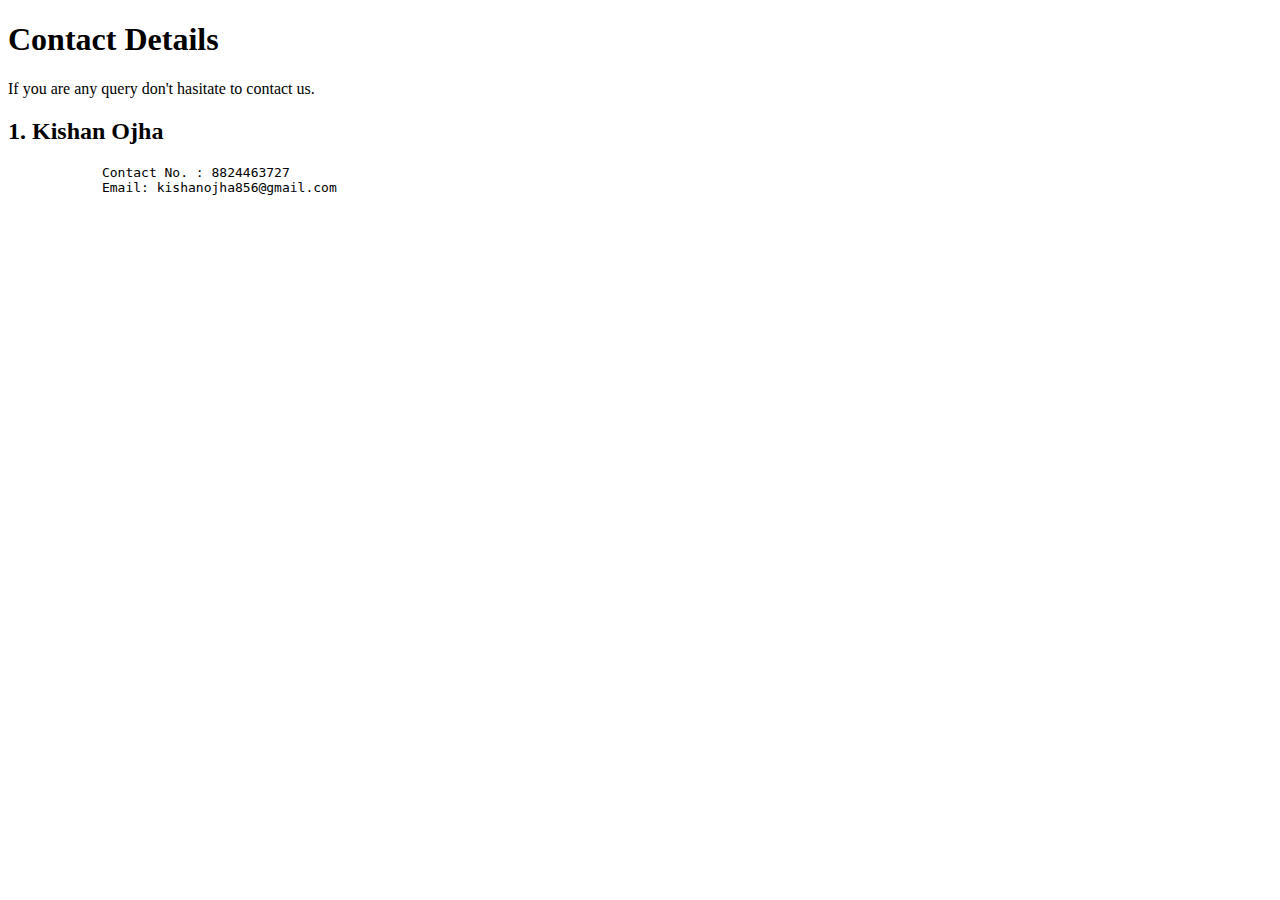
<file: Contact.html>
<!DOCTYPE html>
<html lang="en">
<head>
    <meta charset="UTF-8">
    <meta name="viewport" content="width=device-width, initial-scale=1.0">
    <title>Document</title>
</head>
<body>
    <div class="contact">
        <h1>
            Contact Details
        </h1>
        <p>If you are any query don't hasitate to contact us.</p>
        <h2>1. Kishan Ojha</h2>
        <pre>
            Contact No. : 8824463727
            Email: kishanojha856@gmail.com
        </pre>
    </div>
</body>
</html>
</file>
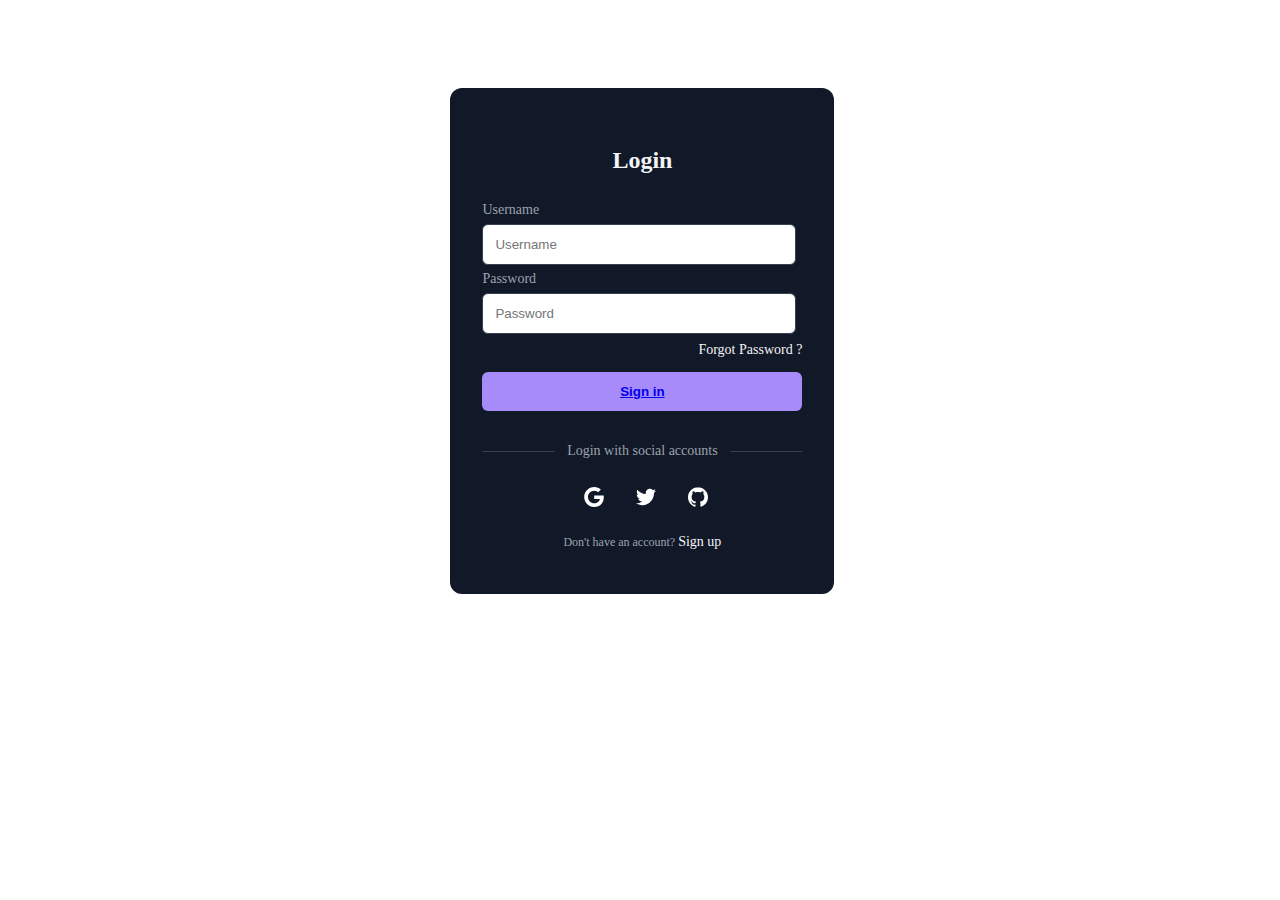
<file: Login.html>
<!DOCTYPE html>
<html lang="en">
<head>
    <link href="Login.css" rel="stylesheet">
    <meta charset="UTF-8">
    <meta name="viewport" content="width=device-width, initial-scale=1.0">
    <title>Document</title>
</head>
<body>
    <div class="form-container">
        <p class="title">Login</p>
        <form class="form">
            <div class="input-group">
                <label for="username">Username</label>
                <input type="text" name="username" id="username" placeholder="Username">
            </div>
            <div class="input-group">
                <label for="password">Password</label>
                <input type="password" name="password" id="password" placeholder="Password">
                <div class="forgot">
                    <a rel="noopener noreferrer" href="#">Forgot Password ?</a>
                </div>
            </div>
            <button class="sign"><a href="file:///C:/Users/HP/OneDrive/Desktop/CSE%20project%20NEW/index.html">Sign in</a></button>
        </form>
        <div class="social-message">
            <div class="line"></div>
            <p class="message">Login with social accounts</p>
            <div class="line"></div>
        </div>
        <div class="social-icons">
            <button aria-label="Log in with Google" class="icon">
                <svg xmlns="http://www.w3.org/2000/svg" viewBox="0 0 32 32" class="w-5 h-5 fill-current">
                    <path d="M16.318 13.714v5.484h9.078c-0.37 2.354-2.745 6.901-9.078 6.901-5.458 0-9.917-4.521-9.917-10.099s4.458-10.099 9.917-10.099c3.109 0 5.193 1.318 6.38 2.464l4.339-4.182c-2.786-2.599-6.396-4.182-10.719-4.182-8.844 0-16 7.151-16 16s7.156 16 16 16c9.234 0 15.365-6.49 15.365-15.635 0-1.052-0.115-1.854-0.255-2.651z"></path>
                </svg>
            </button>
            <button aria-label="Log in with Twitter" class="icon">
                <svg xmlns="http://www.w3.org/2000/svg" viewBox="0 0 32 32" class="w-5 h-5 fill-current">
                    <path d="M31.937 6.093c-1.177 0.516-2.437 0.871-3.765 1.032 1.355-0.813 2.391-2.099 2.885-3.631-1.271 0.74-2.677 1.276-4.172 1.579-1.192-1.276-2.896-2.079-4.787-2.079-3.625 0-6.563 2.937-6.563 6.557 0 0.521 0.063 1.021 0.172 1.495-5.453-0.255-10.287-2.875-13.52-6.833-0.568 0.964-0.891 2.084-0.891 3.303 0 2.281 1.161 4.281 2.916 5.457-1.073-0.031-2.083-0.328-2.968-0.817v0.079c0 3.181 2.26 5.833 5.26 6.437-0.547 0.145-1.131 0.229-1.724 0.229-0.421 0-0.823-0.041-1.224-0.115 0.844 2.604 3.26 4.5 6.14 4.557-2.239 1.755-5.077 2.801-8.135 2.801-0.521 0-1.041-0.025-1.563-0.088 2.917 1.86 6.36 2.948 10.079 2.948 12.067 0 18.661-9.995 18.661-18.651 0-0.276 0-0.557-0.021-0.839 1.287-0.917 2.401-2.079 3.281-3.396z"></path>
                </svg>
            </button>
            <button aria-label="Log in with GitHub" class="icon">
                <svg xmlns="http://www.w3.org/2000/svg" viewBox="0 0 32 32" class="w-5 h-5 fill-current">
                    <path d="M16 0.396c-8.839 0-16 7.167-16 16 0 7.073 4.584 13.068 10.937 15.183 0.803 0.151 1.093-0.344 1.093-0.772 0-0.38-0.009-1.385-0.015-2.719-4.453 0.964-5.391-2.151-5.391-2.151-0.729-1.844-1.781-2.339-1.781-2.339-1.448-0.989 0.115-0.968 0.115-0.968 1.604 0.109 2.448 1.645 2.448 1.645 1.427 2.448 3.744 1.74 4.661 1.328 0.14-1.031 0.557-1.74 1.011-2.135-3.552-0.401-7.287-1.776-7.287-7.907 0-1.751 0.62-3.177 1.645-4.297-0.177-0.401-0.719-2.031 0.141-4.235 0 0 1.339-0.427 4.4 1.641 1.281-0.355 2.641-0.532 4-0.541 1.36 0.009 2.719 0.187 4 0.541 3.043-2.068 4.381-1.641 4.381-1.641 0.859 2.204 0.317 3.833 0.161 4.235 1.015 1.12 1.635 2.547 1.635 4.297 0 6.145-3.74 7.5-7.296 7.891 0.556 0.479 1.077 1.464 1.077 2.959 0 2.14-0.020 3.864-0.020 4.385 0 0.416 0.28 0.916 1.104 0.755 6.4-2.093 10.979-8.093 10.979-15.156 0-8.833-7.161-16-16-16z"></path>
                </svg>
            </button>
        </div>
        <p class="signup">Don't have an account?
            <a rel="noopener noreferrer" href="#" class="">Sign up</a>
        </p>
    </div>
</body>
</html>
</file>
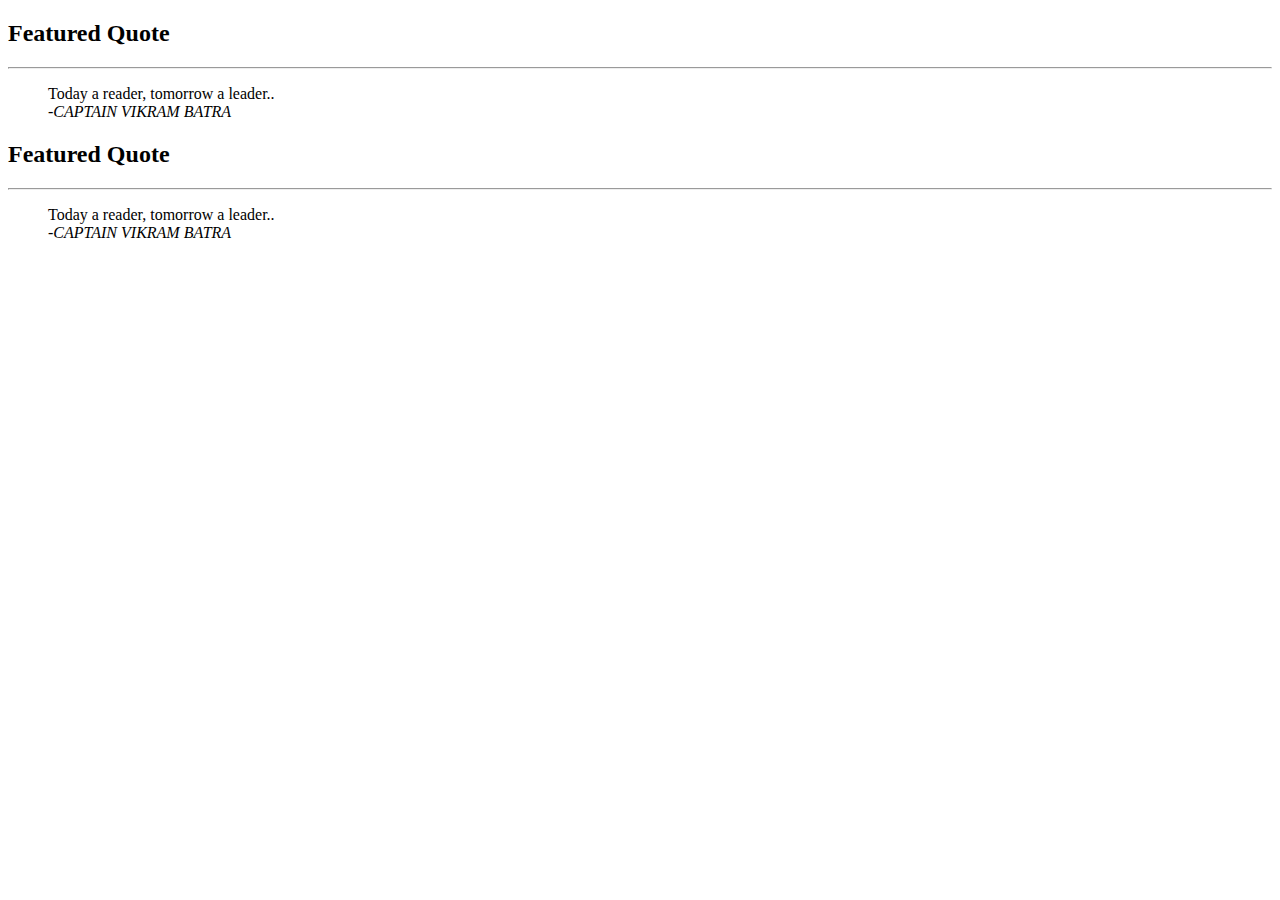
<file: Reviews.html>
<!DOCTYPE html>
<html lang="en">
<head>
    <meta charset="UTF-8">
    <meta name="viewport" content="width=device-width, initial-scale=1.0">
    <title>Document</title>
</head>
<body>
    <div class="container">
        <h2 class="title">Featured Quote</h2><hr>
        <blockquote class="blockquote">
            <span>Today a reader, tomorrow a leader..</span><br>
            <cite>-CAPTAIN VIKRAM BATRA</cite>
        </blockquote>
        <h2 class="title">Featured Quote</h2><hr>
        <blockquote class="blockquote">
            <span>Today a reader, tomorrow a leader..</span><br>
            <cite>-CAPTAIN VIKRAM BATRA</cite>
        </blockquote>
    </div>
</body>
</html>
</file>
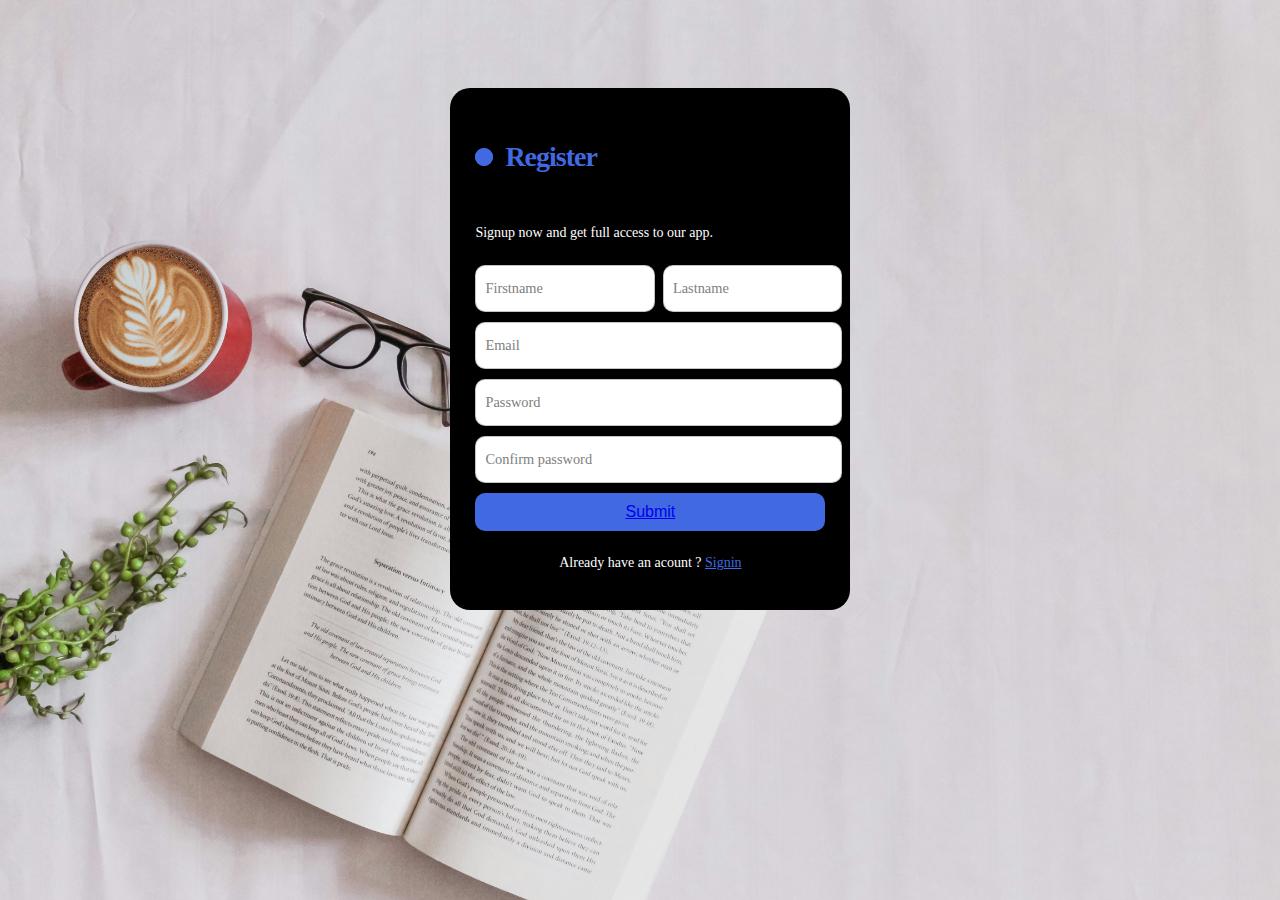
<file: Signup.html>
<!DOCTYPE html>
<html lang="en">
<head>
    <link href="Signup.css" rel="stylesheet">
    <meta charset="UTF-8">
    <meta name="viewport" content="width=device-width, initial-scale=1.0">
    <title>Document</title>
</head>
<body>
    <form class="form">
        <p class="title">Register </p>
        <p class="message">Signup now and get full access to our app. </p>
            <div class="flex">
            <label>
                <input required="" placeholder="" type="text" class="input">
                <span>Firstname</span>
            </label>
    
            <label>
                <input required="" placeholder="" type="text" class="input">
                <span>Lastname</span>
            </label>
        </div>  
                
        <label>
            <input required="" placeholder="" type="email" class="input">
            <span>Email</span>
        </label> 
            
        <label>
            <input required="" placeholder="" type="password" class="input">
            <span>Password</span>
        </label>
        <label>
            <input required="" placeholder="" type="password" class="input">
            <span>Confirm password</span>
        </label>
        <button class="submit"><a href="file:///C:/Users/HP/OneDrive/Desktop/CSE%20project%20NEW/index.html">Submit</a></button>
        <p class="signin">Already have an acount ? <a href="file:///C:/Users/HP/OneDrive/Desktop/CSE%20project%20NEW/Login.html">Signin</a> </p>
    </form>
</body>
</html>
</file>
<file: Login.css>
.form-container {
    width: 320px;
    border-radius: 0.75rem;
    background-color: rgba(17, 24, 39, 1);
    padding: 2rem;
    color: rgba(243, 244, 246, 1);
    margin-left: 35%;
    margin-top: 7%;
  }
  
  .title {
    text-align: center;
    font-size: 1.5rem;
    line-height: 2rem;
    font-weight: 700;
  }
  
  .form {
    margin-top: 1.5rem;
  }
  
  .input-group {
    margin-top: 0.25rem;
    font-size: 0.875rem;
    line-height: 1.25rem;

  }
  
  .input-group label {
    display: block;
    color: rgba(156, 163, 175, 1);
    margin-bottom: 4px;
  }
  
  .input-group input {
    width: 90%;
    border-radius: 0.375rem;
    border: 1px solid rgba(55, 65, 81, 1);
    outline: 0;
    /* background-color: rgba(17, 24, 39, 1); */
    padding: 0.75rem 0.75rem;
    color: rgb(0, 0, 0);
  }
  
  .input-group input:focus {
    border-color: rgba(167, 139, 250);
  }
  
  .forgot {
    display: flex;
    justify-content: flex-end;
    font-size: 0.75rem;
    line-height: 1rem;
    color: rgba(156, 163, 175,1);
    margin: 8px 0 14px 0;
  }
  
  .forgot a,.signup a {
    color: rgba(243, 244, 246, 1);
    text-decoration: none;
    font-size: 14px;
  }
  
  .forgot a:hover, .signup a:hover {
    text-decoration: underline rgba(167, 139, 250, 1);
  }
  
  .sign {
    display: block;
    width: 100%;
    background-color: rgba(167, 139, 250, 1);
    padding: 0.75rem;
    text-align: center;
    color: rgba(17, 24, 39, 1);
    border: none;
    border-radius: 0.375rem;
    font-weight: 600;
  }
  
  .social-message {
    display: flex;
    align-items: center;
    padding-top: 1rem;
  }
  
  .line {
    height: 1px;
    flex: 1 1 0%;
    background-color: rgba(55, 65, 81, 1);
  }
  
  .social-message .message {
    padding-left: 0.75rem;
    padding-right: 0.75rem;
    font-size: 0.875rem;
    line-height: 1.25rem;
    color: rgba(156, 163, 175, 1);
  }
  
  .social-icons {
    display: flex;
    justify-content: center;
  }
  
  .social-icons .icon {
    border-radius: 0.125rem;
    padding: 0.75rem;
    border: none;
    background-color: transparent;
    margin-left: 8px;
  }
  
  .social-icons .icon svg {
    height: 1.25rem;
    width: 1.25rem;
    fill: #fff;
  }
  
  .signup {
    text-align: center;
    font-size: 0.75rem;
    line-height: 1rem;
    color: rgba(156, 163, 175, 1);
  }
</file>
<file: Signup.css>
body{
    background-image: url("Book_and_tea.jpg");
    background-size: cover;
}
.form {
    display: flex;
    flex-direction: column;
    gap: 10px;
    max-width: 350px;
    background-color: #fff;
    padding: 25px;
    border-radius: 20px;
    position: relative;
    background-color: black;
    margin-left: 35%;
    margin-top: 7%;
  }
  
  .title {
    font-size: 28px;
    color: royalblue;
    font-weight: 600;
    letter-spacing: -1px;
    position: relative;
    display: flex;
    align-items: center;
    padding-left: 30px;
  }
  
  .title::before,.title::after {
    position: absolute;
    content: "";
    height: 16px;
    width: 16px;
    border-radius: 50%;
    left: 0px;
    background-color: royalblue;
  }
  
  .title::before {
    width: 18px;
    height: 18px;
    background-color: royalblue;
  }
  
  .title::after {
    width: 18px;
    height: 18px;
    animation: pulse 1s linear infinite;
  }
  
  .message, .signin {
    color: white;
    font-size: 14px;
  }
  
  .signin {
    text-align: center;
  }
  
  .signin a {
    color: royalblue;
  }
  
  .signin a:hover {
    text-decoration: underline royalblue;
  }
  
  .flex {
    display: flex;
    width: 100%;
    gap: 25px;
  }
  
  .form label {
    position: relative;
  }
  
  .form label .input {
    width: 100%;
    padding: 10px 10px 20px 5px;
    outline: 0;
    border: 1px solid rgba(105, 105, 105, 0.397);
    border-radius: 10px;
  }
  
  .form label .input + span {
    position: absolute;
    left: 10px;
    top: 15px;
    color: grey;
    font-size: 0.9em;
    cursor: text;
    transition: 0.3s ease;
  }
  
  .form label .input:placeholder-shown + span {
    top: 15px;
    font-size: 0.9em;
  }
  
  .form label .input:focus + span,.form label .input:valid + span {
    top: 30px;
    font-size: 0.7em;
    font-weight: 600;
  }
  
  .form label .input:valid + span {
    color: green;
  }
  
  .submit {
    border: none;
    outline: none;
    background-color: royalblue;
    padding: 10px;
    border-radius: 10px;
    color: #fff;
    font-size: 16px;
    transform: .3s ease;
    text-decoration: none;
  }
  
  .submit:hover {
    background-color: rgb(56, 90, 194);
  }
  
  @keyframes pulse {
    from {
      transform: scale(0.9);
      opacity: 1;
    }
  
    to {
      transform: scale(1.8);
      opacity: 0;
    }
  }
</file>
